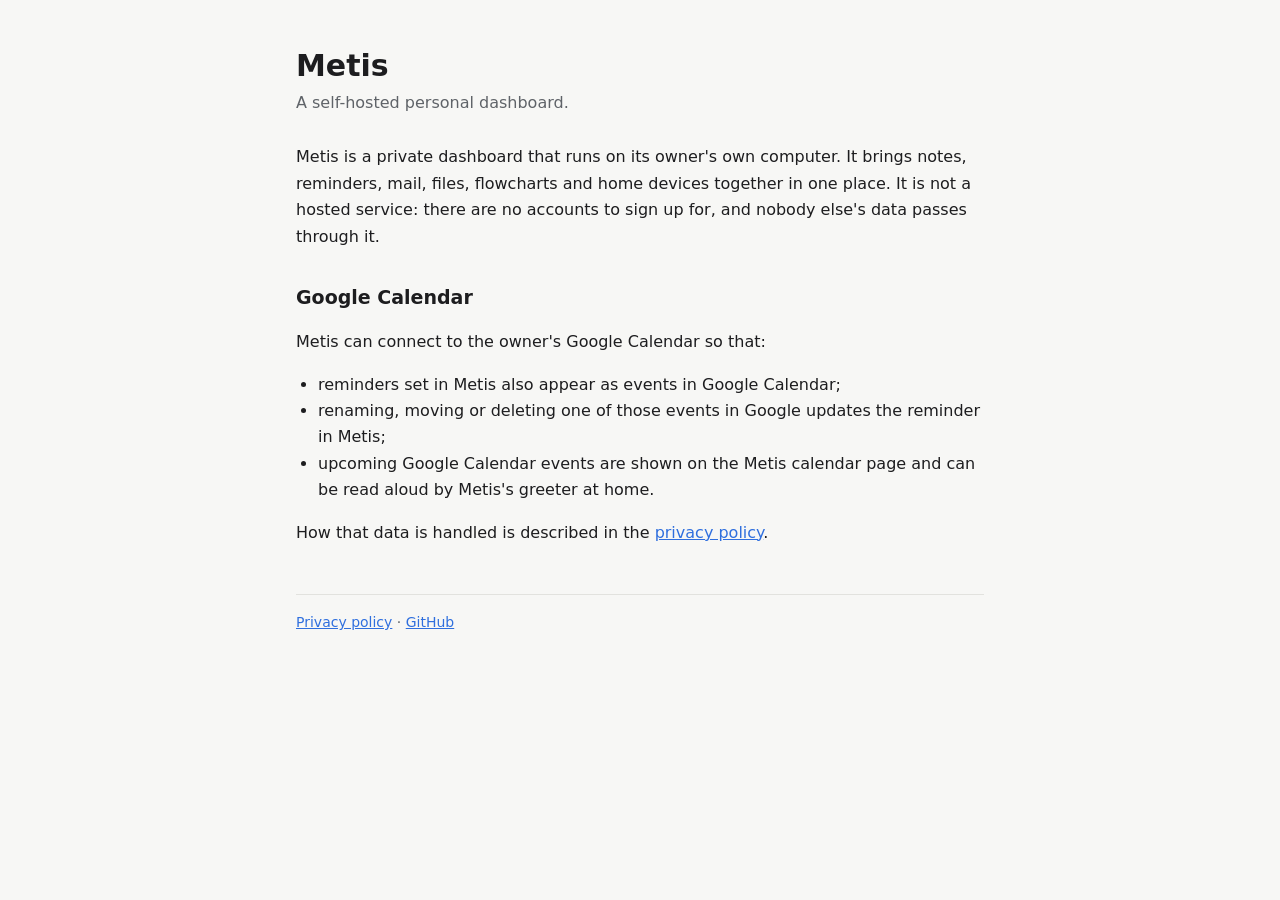
<file: index.html>
<!doctype html>
<html lang="en">
<head>
<meta charset="utf-8">
<meta name="viewport" content="width=device-width,initial-scale=1">
<title>Metis</title>
<meta name="description" content="Metis is a self-hosted personal dashboard.">
<link rel="stylesheet" href="style.css">
</head>
<body>
<main>
  <h1>Metis</h1>
  <p class="sub">A self-hosted personal dashboard.</p>

  <p>Metis is a private dashboard that runs on its owner's own computer. It brings notes, reminders,
  mail, files, flowcharts and home devices together in one place. It is not a hosted service: there are
  no accounts to sign up for, and nobody else's data passes through it.</p>

  <h2>Google Calendar</h2>
  <p>Metis can connect to the owner's Google Calendar so that:</p>
  <ul>
    <li>reminders set in Metis also appear as events in Google Calendar;</li>
    <li>renaming, moving or deleting one of those events in Google updates the reminder in Metis;</li>
    <li>upcoming Google Calendar events are shown on the Metis calendar page and can be read aloud by
      Metis's greeter at home.</li>
  </ul>
  <p>How that data is handled is described in the <a href="privacy.html">privacy policy</a>.</p>

  <footer>
    <a href="privacy.html">Privacy policy</a> ·
    <a href="https://github.com/Gridlockes/metis-app">GitHub</a>
  </footer>
</main>
</body>
</html>
</file>
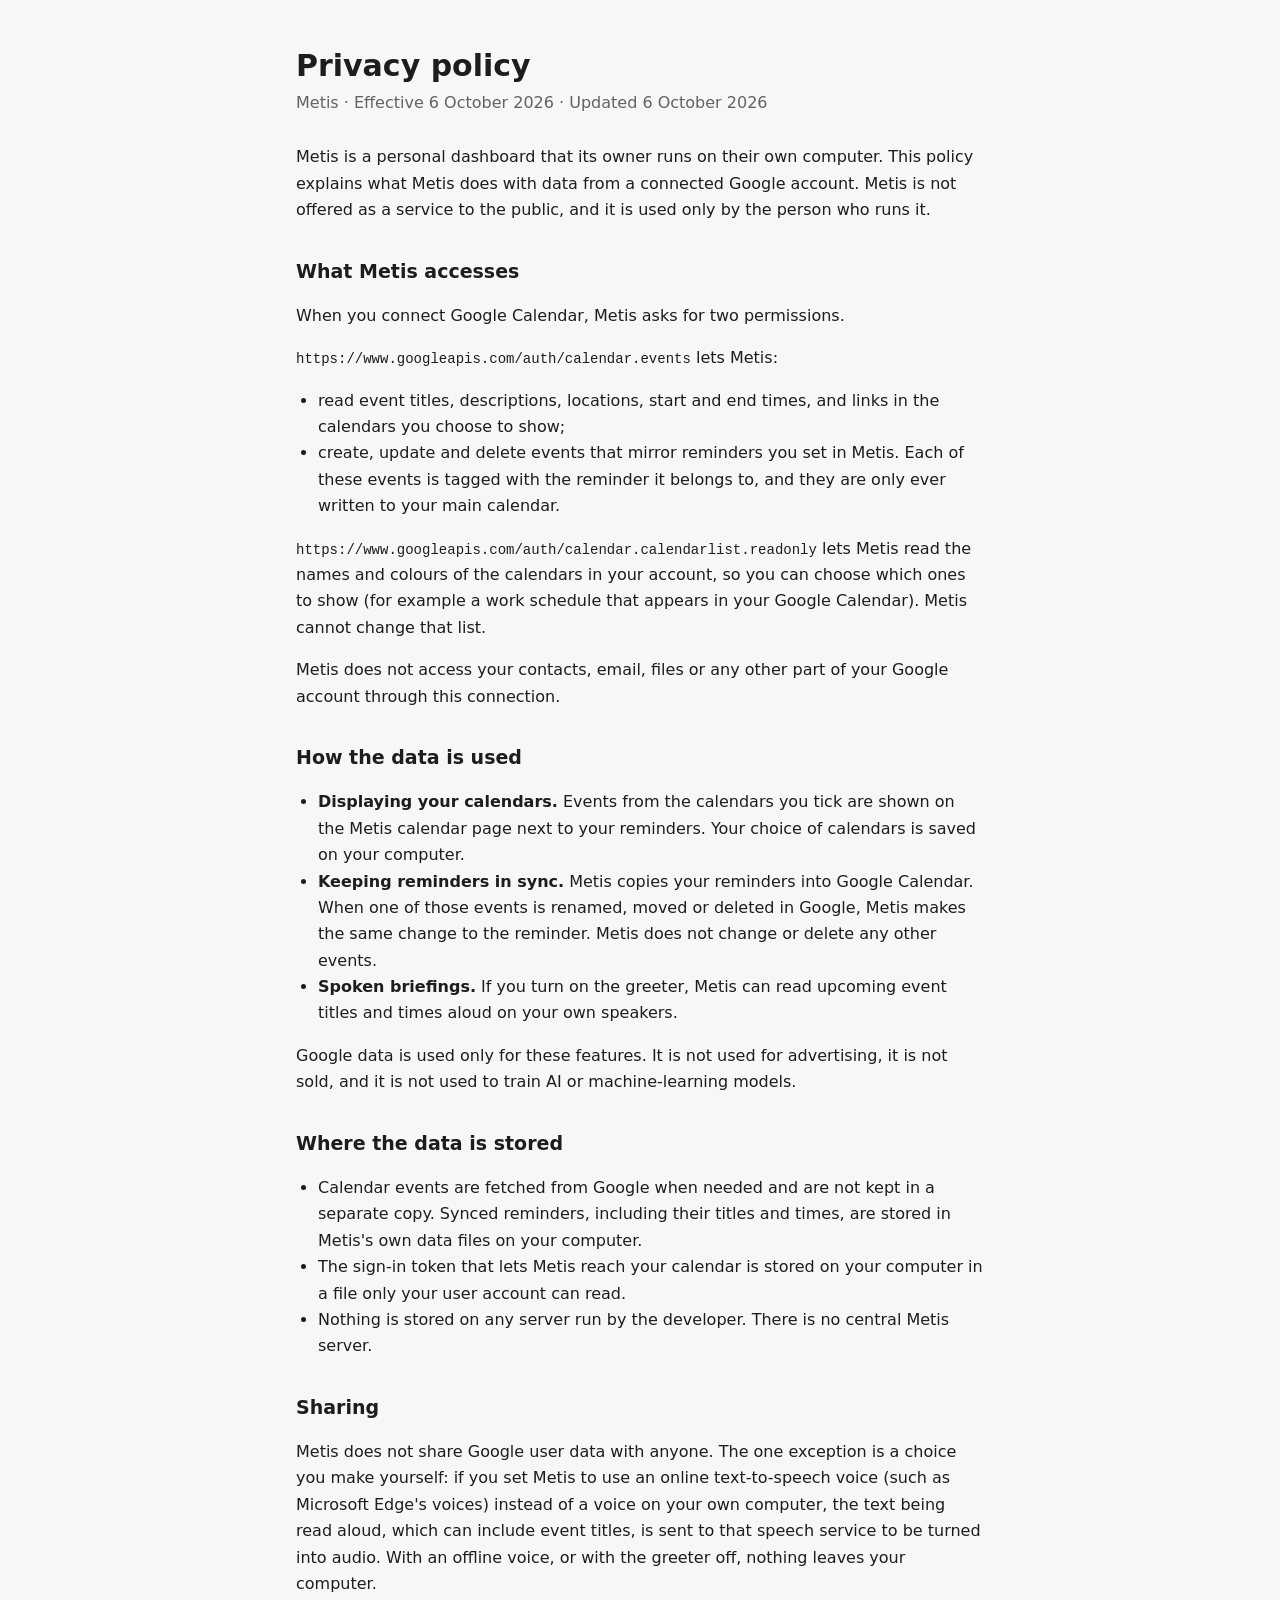
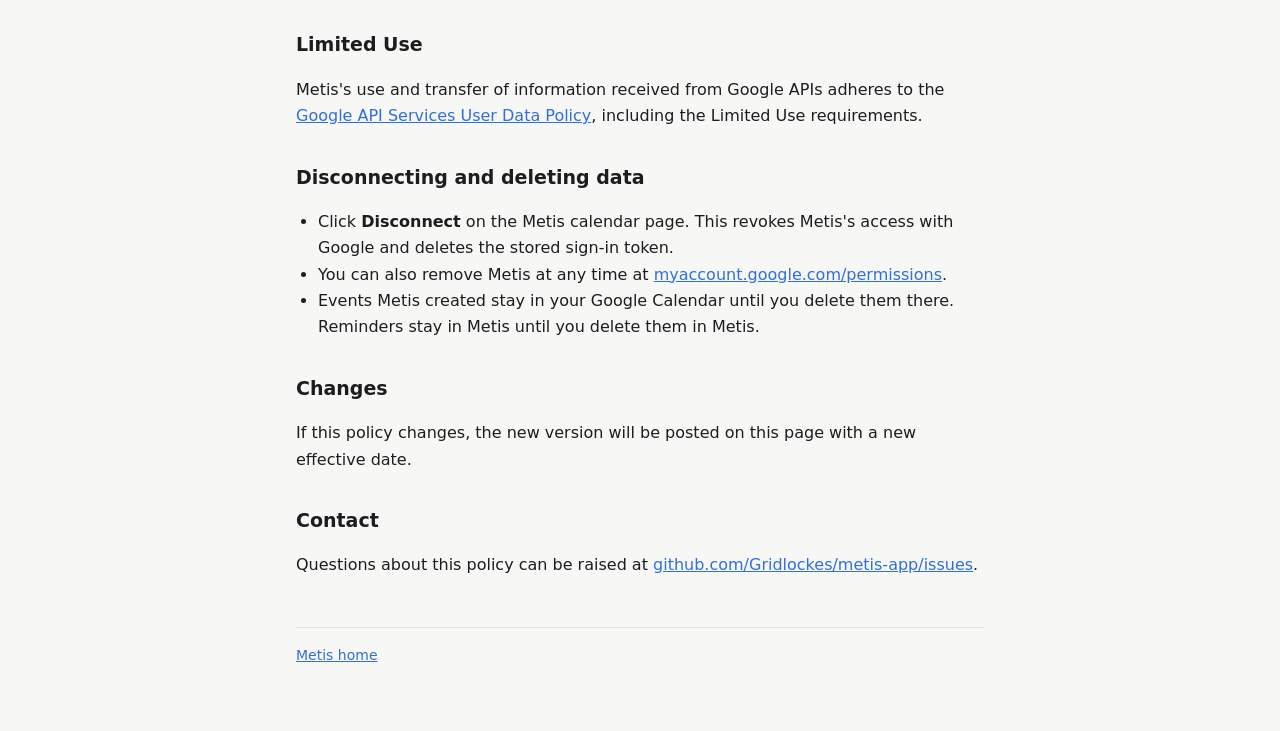
<file: privacy.html>
<!doctype html>
<html lang="en">
<head>
<meta charset="utf-8">
<meta name="viewport" content="width=device-width,initial-scale=1">
<title>Metis Privacy Policy</title>
<meta name="description" content="How Metis handles Google Calendar data.">
<link rel="stylesheet" href="style.css">
</head>
<body>
<main>
  <h1>Privacy policy</h1>
  <p class="sub">Metis · Effective 6 October 2026 · Updated 6 October 2026</p>

  <p>Metis is a personal dashboard that its owner runs on their own computer. This policy explains what
  Metis does with data from a connected Google account. Metis is not offered as a service to the public,
  and it is used only by the person who runs it.</p>

  <h2>What Metis accesses</h2>
  <p>When you connect Google Calendar, Metis asks for two permissions.</p>
  <p><code>https://www.googleapis.com/auth/calendar.events</code> lets Metis:</p>
  <ul>
    <li>read event titles, descriptions, locations, start and end times, and links in the calendars you
      choose to show;</li>
    <li>create, update and delete events that mirror reminders you set in Metis. Each of these events is
      tagged with the reminder it belongs to, and they are only ever written to your main calendar.</li>
  </ul>
  <p><code>https://www.googleapis.com/auth/calendar.calendarlist.readonly</code> lets Metis read the names
  and colours of the calendars in your account, so you can choose which ones to show (for example a work
  schedule that appears in your Google Calendar). Metis cannot change that list.</p>
  <p>Metis does not access your contacts, email, files or any other part of your Google account through
  this connection.</p>

  <h2>How the data is used</h2>
  <ul>
    <li><b>Displaying your calendars.</b> Events from the calendars you tick are shown on the Metis calendar
      page next to your reminders. Your choice of calendars is saved on your computer.</li>
    <li><b>Keeping reminders in sync.</b> Metis copies your reminders into Google Calendar. When one of
      those events is renamed, moved or deleted in Google, Metis makes the same change to the reminder.
      Metis does not change or delete any other events.</li>
    <li><b>Spoken briefings.</b> If you turn on the greeter, Metis can read upcoming event titles and
      times aloud on your own speakers.</li>
  </ul>
  <p>Google data is used only for these features. It is not used for advertising, it is not sold, and it
  is not used to train AI or machine-learning models.</p>

  <h2>Where the data is stored</h2>
  <ul>
    <li>Calendar events are fetched from Google when needed and are not kept in a separate copy. Synced
      reminders, including their titles and times, are stored in Metis's own data files on your computer.</li>
    <li>The sign-in token that lets Metis reach your calendar is stored on your computer in a file only your
      user account can read.</li>
    <li>Nothing is stored on any server run by the developer. There is no central Metis server.</li>
  </ul>

  <h2>Sharing</h2>
  <p>Metis does not share Google user data with anyone. The one exception is a choice you make yourself:
  if you set Metis to use an online text-to-speech voice (such as Microsoft Edge's voices) instead of a
  voice on your own computer, the text being read aloud, which can include event titles, is sent to that
  speech service to be turned into audio. With an offline voice, or with the greeter off, nothing leaves
  your computer.</p>

  <h2>Limited Use</h2>
  <p>Metis's use and transfer of information received from Google APIs adheres to the
  <a href="https://developers.google.com/terms/api-services-user-data-policy">Google API Services User Data
  Policy</a>, including the Limited Use requirements.</p>

  <h2>Disconnecting and deleting data</h2>
  <ul>
    <li>Click <b>Disconnect</b> on the Metis calendar page. This revokes Metis's access with Google and
      deletes the stored sign-in token.</li>
    <li>You can also remove Metis at any time at
      <a href="https://myaccount.google.com/permissions">myaccount.google.com/permissions</a>.</li>
    <li>Events Metis created stay in your Google Calendar until you delete them there. Reminders stay in
      Metis until you delete them in Metis.</li>
  </ul>

  <h2>Changes</h2>
  <p>If this policy changes, the new version will be posted on this page with a new effective date.</p>

  <h2>Contact</h2>
  <p>Questions about this policy can be raised at
  <a href="https://github.com/Gridlockes/metis-app/issues">github.com/Gridlockes/metis-app/issues</a>.</p>

  <footer><a href="index.html">Metis home</a></footer>
</main>
</body>
</html>
</file>
<file: style.css>
:root{--bg:#f7f7f5;--text:#1d1d1f;--muted:#5f6368;--line:#e2e2de;--accent:#2f6fde;}
@media (prefers-color-scheme:dark){:root{--bg:#121216;--text:#e8e8ea;--muted:#a0a3a8;--line:#2a2a31;--accent:#7aa7ff;}}
*{box-sizing:border-box;}
body{margin:0;background:var(--bg);color:var(--text);font:16px/1.65 system-ui,-apple-system,"Segoe UI",sans-serif;}
main{max-width:720px;margin:0 auto;padding:48px 16px 64px;}
h1{font-size:30px;line-height:1.2;margin:0 0 6px;}
h2{font-size:19px;margin:32px 0 8px;}
p,li{color:var(--text);}
ul{padding-left:22px;}
.sub{color:var(--muted);margin:0 0 28px;}
a{color:var(--accent);}
footer{margin-top:48px;padding-top:16px;border-top:1px solid var(--line);color:var(--muted);font-size:14px;}
code{font-size:14px;}
</file>
